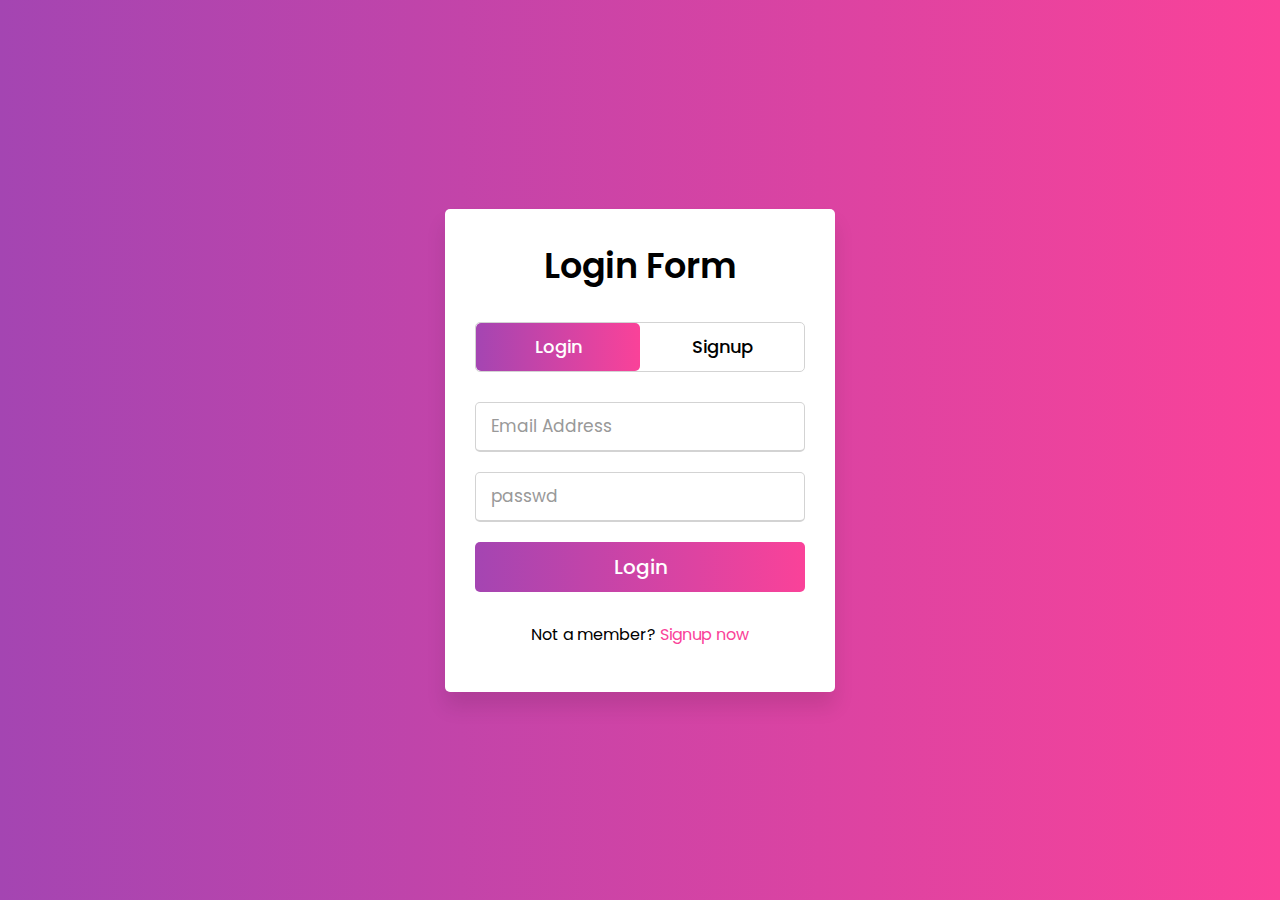
<file: login/index.htm>
<!DOCTYPE html>
<html>
    <!-- <link rel="stylesheet" href="styl.css"> -->
    <head>
        <meta charset="utf-8">
        <title>Login and Registration Form in HTML</title>
        <link rel="stylesheet" href="style.css">
        <meta name="viewport" content="width=device-width, initial-scale=1.0">
       
     </head>
     <body>
        <div class="wrapper">
        <div class="title-text">
           <div class="title login">
              Login Form
           </div>
           <div class="title signup">
              Signup Form
           </div>
        </div>
        <div class="form-container">
           <div class="slide-controls">
              <input type="radio" name="slide" id="login" checked>
              <input type="radio" name="slide" id="signup" >
              <label for="login" class="slide login">Login</label>
              <label for="signup" class="slide signup">Signup</label>
              <div class="slider-tab"></div>
           </div>
           <div class="form-inner">
              <form action="#" class="login">
                 <div class="field">
                    <input type="text" placeholder="Email Address" name="Email" required>
                 </div>
                 <div class="field">
                    <input type="password" placeholder="passwd" name="password" required>
                 </div>
                 
                 <div class="field btn">
                    <div class="btn-layer"></div>
                    <input type="button" value="Login" onclick="login_val()">
                 </div>
                 <div class="signup-link">
                    Not a member? <a href="#signup">Signup now</a>
                 </div>
              </form>
              <form action="#" class="signup">
                 <div class="field">
                    <input type="text" placeholder="Email Address"  name="Email" required>
                 </div>
                 <div class="field">
                    <input type="password" placeholder="Password" name="passwd" required>
                 </div>
                 <div class="field">
                    <input type="password" placeholder="Confirm password" name="confmpasswd" required>
                 </div>
                 <div class="field btn">
                    <div class="btn-layer"></div>
                    <input type="button" value="Signup" onclick="signup_value()">
                 </div>
              </form>
           </div>
        </div>
     </div>
     <script type="text/javascript " src="myscript.js">
     
    </script>
     </body>
</html>
</file>
<file: login/style.css>
@import url('https://fonts.googleapis.com/css?family=Poppins:400,500,600,700&display=swap');
*{
  margin: 0;
  padding: 0;
  box-sizing: border-box;
  font-family: 'Poppins', sans-serif;
}
html,body{
    display: grid;
    height: 100%;
    width: 100%;
    place-items: center;
    background: -webkit-linear-gradient(left, #a445b2, #fa4299);
  }
  ::selection{
    background: #fa4299;
    color: #fff;
  }
  .wrapper{
    overflow: hidden;
    max-width: 390px;
    background: #fff;
    padding: 30px;
    border-radius: 5px;
    box-shadow: 0px 15px 20px rgba(0,0,0,0.1);
  }
  .wrapper .title-text{
    display: flex;
    width: 200%;
  }
  .wrapper .title{
    width: 50%;
    font-size: 35px;
    font-weight: 600;
    text-align: center;
    transition: all 0.6s cubic-bezier(0.68,-0.55,0.265,1.55);
  }
  .wrapper .slide-controls{
    position: relative;
    display: flex;
    height: 50px;
    width: 100%;
    overflow: hidden;
    margin: 30px 0 10px 0;
    justify-content: space-between;
    border: 1px solid lightgrey;
    border-radius: 5px;
  }
  .slide-controls .slide{
    height: 100%;
    width: 100%;
    color: #fff;
    font-size: 18px;
    font-weight: 500;
    text-align: center;
    line-height: 48px;
    cursor: pointer;
    z-index: 1;
    transition: all 0.6s ease;
  }
  .slide-controls label.signup{
    color: #000;
  }
  .slide-controls .slider-tab{
    position: absolute;
    height: 100%;
    width: 50%;
    left: 0;
    z-index: 0;
    border-radius: 5px;
    background: -webkit-linear-gradient(left, #a445b2, #fa4299);
    transition: all 0.2s linear;
  }
  input[type="radio"]{
    display: none;
  }
  #signup:checked ~ .slider-tab{
    left: 50%;
  }
  #signup:checked ~ label.signup{
    color: #fff;
    cursor: default;
    user-select: none;
  }
  #signup:checked ~ label.login{
    color: #000;
  }
  #login:checked ~ label.signup{
    color: #000;
  }
  #login:checked ~ label.login{
    cursor: default;
    user-select: none;
  }
  .wrapper .form-container{
    width: 100%;
    overflow: hidden;
  }
  .form-container .form-inner{
    display: flex;
    width: 200%;
  }
  .form-container .form-inner form{
    width: 50%;
    transition: all 0.6s cubic-bezier(0.68,-0.55,0.265,1.55);
  }
  .form-inner form .field{
    height: 50px;
    width: 100%;
    margin-top: 20px;
  }
  .form-inner form .field input{
    height: 100%;
    width: 100%;
    outline: none;
    padding-left: 15px;
    border-radius: 5px;
    border: 1px solid lightgrey;
    border-bottom-width: 2px;
    font-size: 17px;
    transition: all 0.3s ease;
  }
  .form-inner form .field input:focus{
    border-color: #fc83bb;
    /* box-shadow: inset 0 0 3px #fb6aae; */
  }
  .form-inner form .field input::placeholder{
    color: #999;
    transition: all 0.3s ease;
  }
  form .field input:focus::placeholder{
    color: #b3b3b3;
  }
  .form-inner form .pass-link{
    margin-top: 5px;
  }
  .form-inner form .signup-link{
    text-align: center;
    margin-top: 30px;
  }
  .form-inner form .pass-link a,
  .form-inner form .signup-link a{
    color: #fa4299;
    text-decoration: none;
  }
  .form-inner form .pass-link a:hover,
  .form-inner form .signup-link a:hover{
    text-decoration: underline;
  }
  form .btn{
    height: 50px;
    width: 100%;
    border-radius: 5px;
    position: relative;
    overflow: hidden;
  }
  form .btn .btn-layer{
    height: 100%;
    width: 300%;
    position: absolute;
    left: -100%;
    background: -webkit-linear-gradient(right, #a445b2, #fa4299, #a445b2, #fa4299);
    border-radius: 5px;
    transition: all 0.4s ease;;
  }
  form .btn:hover .btn-layer{
    left: 0;
  }
  form .btn input[type="button"]{
    height: 100%;
    width: 100%;
    z-index: 1;
    position: relative;
    background: none;
    border: none;
    color: #fff;
    padding-left: 0;
    border-radius: 5px;
    font-size: 20px;
    font-weight: 500;
    cursor: pointer;
  }
</file>
